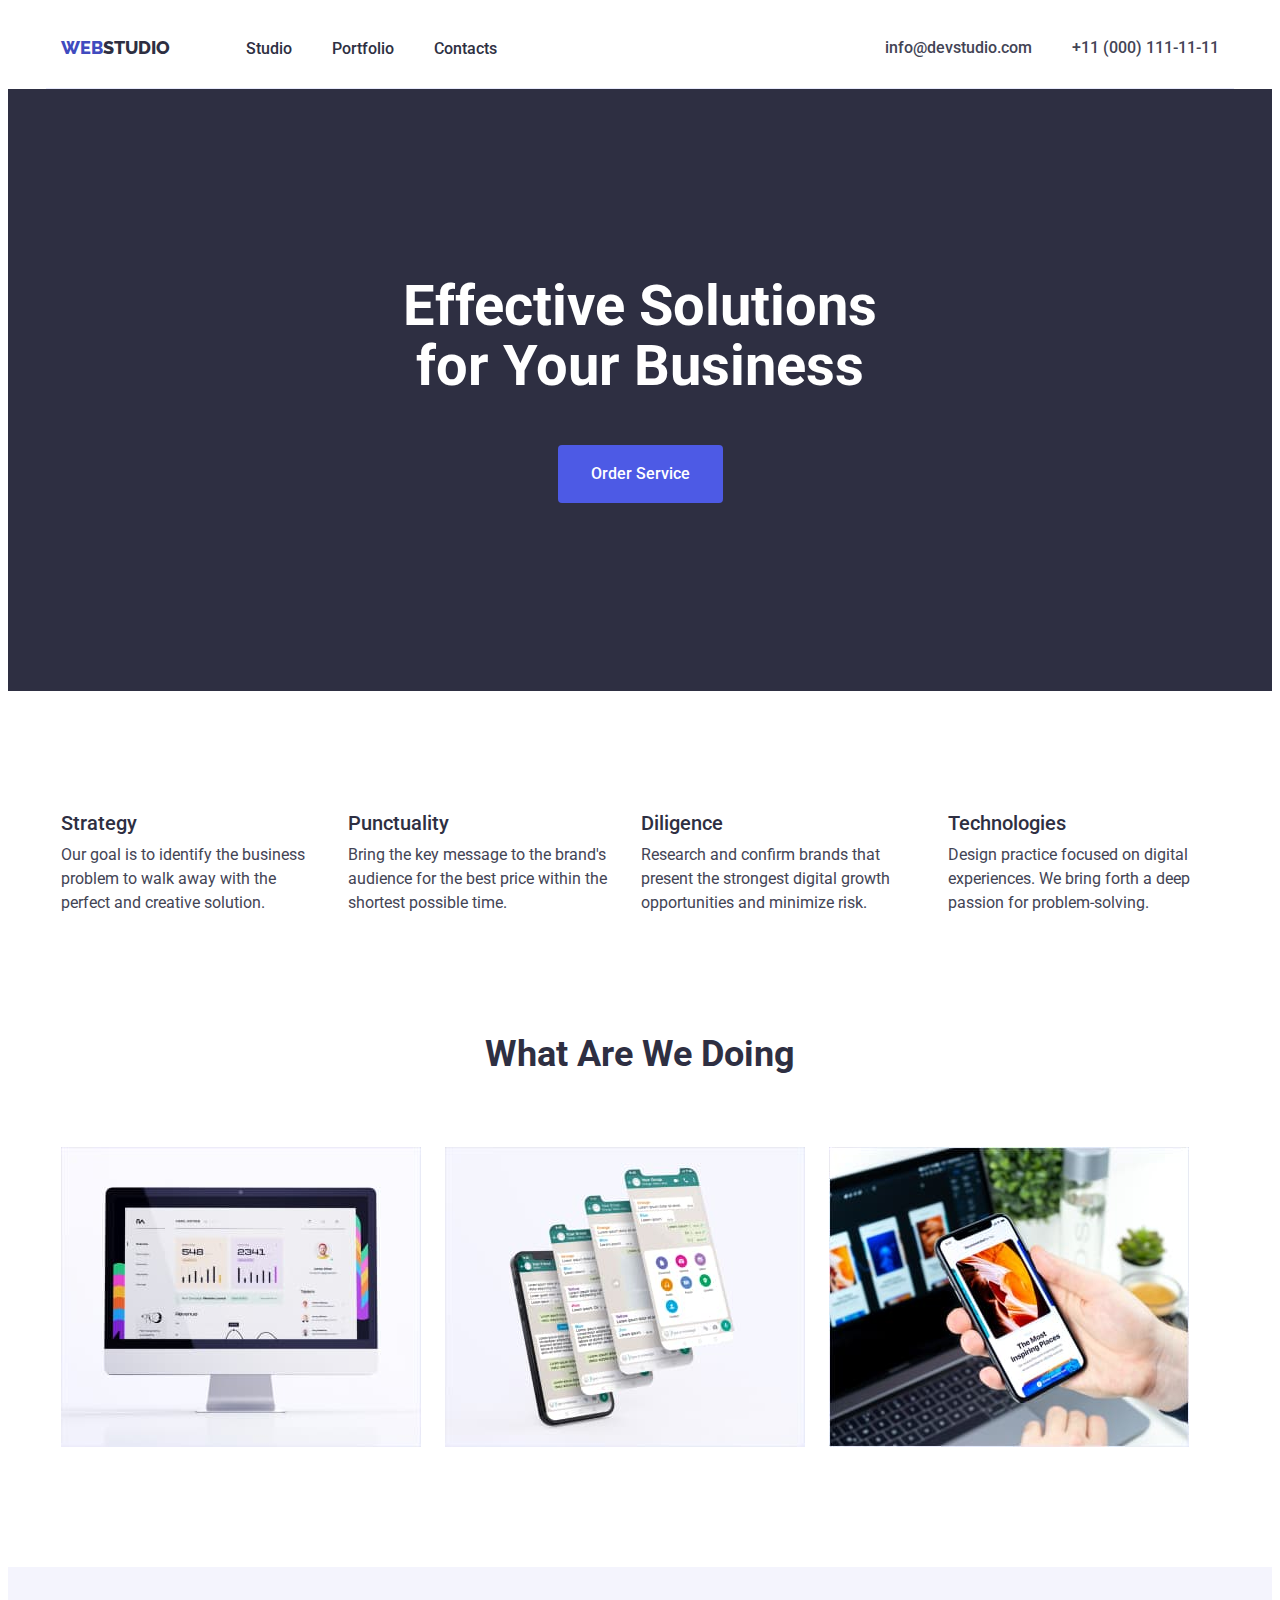
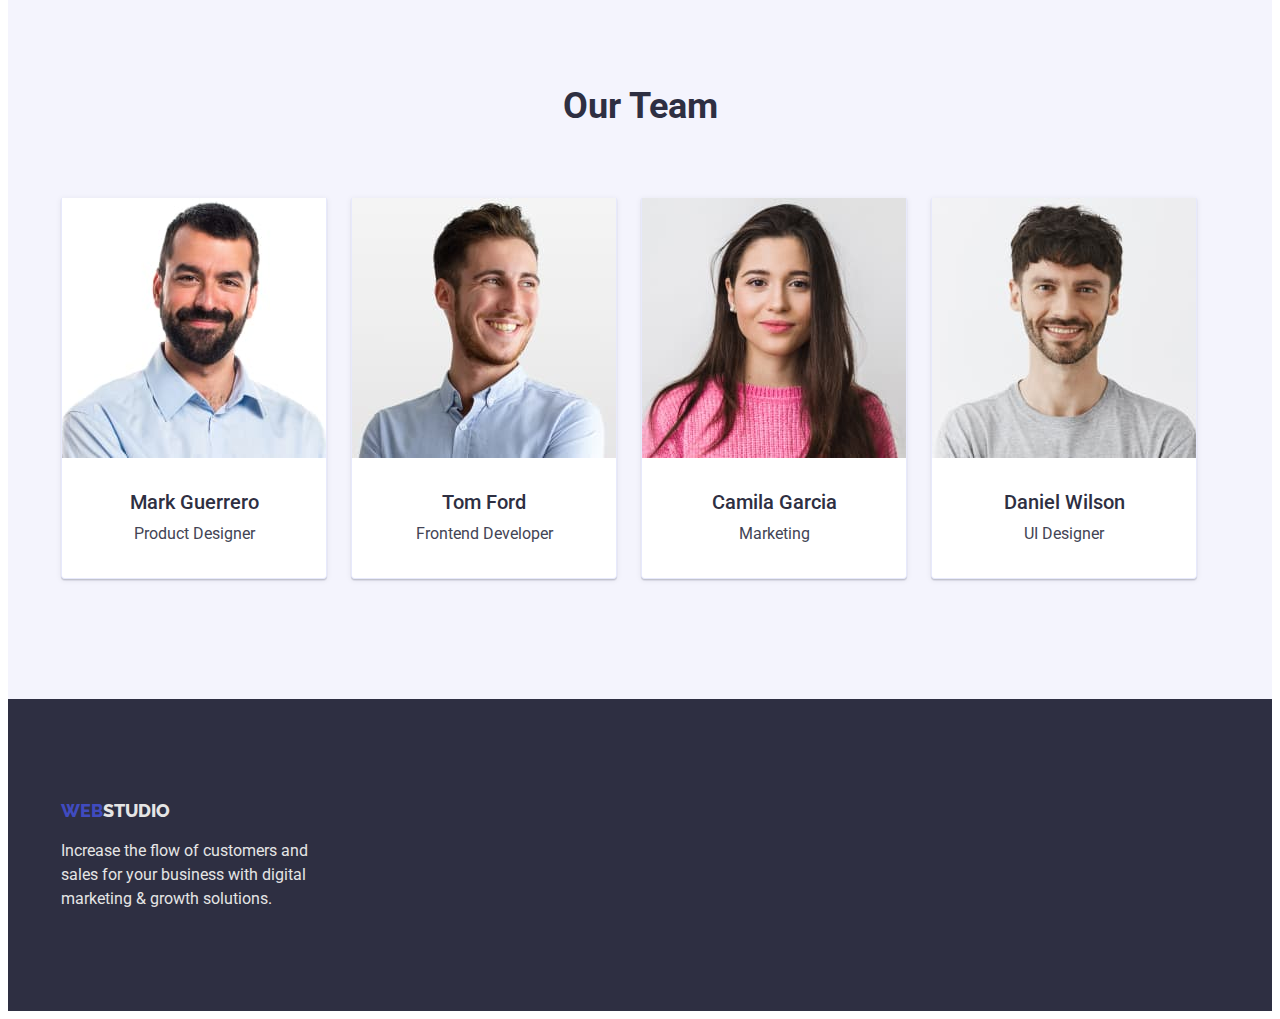
<file: index.html>
<!DOCTYPE html>
<html lang="en">
  <head>
    <meta charset="UTF-8" />
    <meta http-equiv="X-UA-Compatible" content="IE=edge" />
    <meta name="viewport" content="width=device-width, initial-scale=1.0" />
    <title>Document</title>
    <link
      href="https://fonts.googleapis.com/css2?family=Raleway:wght@800&family=Roboto:wght@400;500;700;900&display=swap"
      rel="stylesheet"
    />
    <link
      rel="stylesheet"
      href="https://cdnjs.cloudflare.com/ajax/libs/modern-normalize/1.1.0/modern-normalize.min.css"
      integrity="sha512-wpPYUAdjBVSE4KJnH1VR1HeZfpl1ub8YT/NKx4PuQ5NmX2tKuGu6U/JRp5y+Y8XG2tV+wKQpNHVUX03MfMFn9Q=="
      crossorigin="anonymous"
      referrerpolicy="no-referrer"
    />
    <link rel="stylesheet" href="./css/styles.css" />
  </head>
  <body class="body">
    <header>
      <div class="container header">
        <nav class="nav-header">
          <a href="./index.html" class="title">
            <span class="titleblue">WEB</span>STUDIO</a
          >

          <ul class="site-nav">
            <li class="item-nav">
              <a class="navigation" href="./index.html"> Studio </a>
            </li>
            <li class="item-nav">
              <a class="navigation" href="./portfolio.html"> Portfolio </a>
            </li>
            <li class="item-nav">
              <a href="" class="navigation"> Contacts </a>
            </li>
          </ul>
        </nav>
        <address class="address">
          <ul class="site-address">
            <li class="item-adress">
              <a class="address-nav" href="mailto:info@devstudio.com">
                info@devstudio.com
              </a>
            </li>
            <li class="item-address">
              <a class="address-nav" href="tel:+110001111111">
                +11 (000) 111-11-11
              </a>
            </li>
          </ul>
        </address>
      </div>
    </header>

    <main>
      <section class="hero-section">
        <div class="container">
          <h1 class="hero-text">Effective Solutions for Your Business</h1>
          <button type="button" class="hero-button">Order Service</button>
        </div>
      </section>

      <section class="section-two">
        <div class="container">
          <h2 class="list-name"></h2>
          <ul class="list-two">
            <li class="list-text">
              <h3 class="list-item">Strategy</h3>
              <p class="list-skills">
                Our goal is to identify the business problem to walk away with
                the perfect and creative solution.
              </p>
            </li>
            <li class="list-text">
              <h3 class="list-item">Punctuality</h3>
              <p class="list-skills">
                Bring the key message to the brand's audience for the best price
                within the shortest possible time.
              </p>
            </li>
            <li class="list-text">
              <h3 class="list-item">Diligence</h3>
              <p class="list-skills">
                Research and confirm brands that present the strongest digital
                growth opportunities and minimize risk.
              </p>
            </li>
            <li class="list-text">
              <h3 class="list-item">Technologies</h3>
              <p class="list-skills">
                Design practice focused on digital experiences. We bring forth a
                deep passion for problem-solving.
              </p>
            </li>
          </ul>
        </div>
      </section>

      <section class="section-three">
        <div class="container">
          <h2 class="title-three">What Are We Doing</h2>
          <ul class="list-three">
            <li class="list-img">
              <img src="./images/PC.jpg" alt="pc" width="360" />
            </li>
            <li class="list-img">
              <img src="./images/program.jpg" alt="program" width="360" />
            </li>
            <li class="list-img">
              <img src="./images/phone.jpg" alt="phone" width="360" />
            </li>
          </ul>
        </div>
      </section>

      <section class="section-four">
        <div class="container">
          <h2 class="title-four">Our Team</h2>
          <ul class="list-four">
            <li class="list-text-img">
              <img src="./images/Mark.jpg" alt="Mark" width="264" />
              <div class="text-card">
                <h3 class="list-item">Mark Guerrero</h3>
                <p class="list-skills">Product Designer</p>
              </div>
            </li>
            <li class="list-text-img">
              <img src="./images/Tom.jpg" alt="Tom" width="264" />
              <div class="text-card">
                <h3 class="list-item">Tom Ford</h3>
                <p class="list-skills">Frontend Developer</p>
              </div>
            </li>
            <li class="list-text-img">
              <img src="./images/Camila.jpg" alt="Camila" width="264" />
              <div class="text-card">
                <h3 class="list-item">Camila Garcia</h3>
                <p class="list-skills">Marketing</p>
              </div>
            </li>
            <li class="list-text-img">
              <img src="./images/Daniel.jpg" alt="Daniel" width="264" />
              <div class="text-card">
                <h3 class="list-item">Daniel Wilson</h3>
                <p class="list-skills">UI Designer</p>
              </div>
            </li>
          </ul>
        </div>
      </section>
    </main>
    <footer class="footer">
      <div class="container">
        <a href="./index.html" class="title-footer">
          <span class="titleblue">WEB</span>STUDIO</a
        >
        <p class="list-footer">
          Increase the flow of customers and sales for your business with
          digital marketing & growth solutions.
        </p>
      </div>
    </footer>
  </body>
</html>
</file>
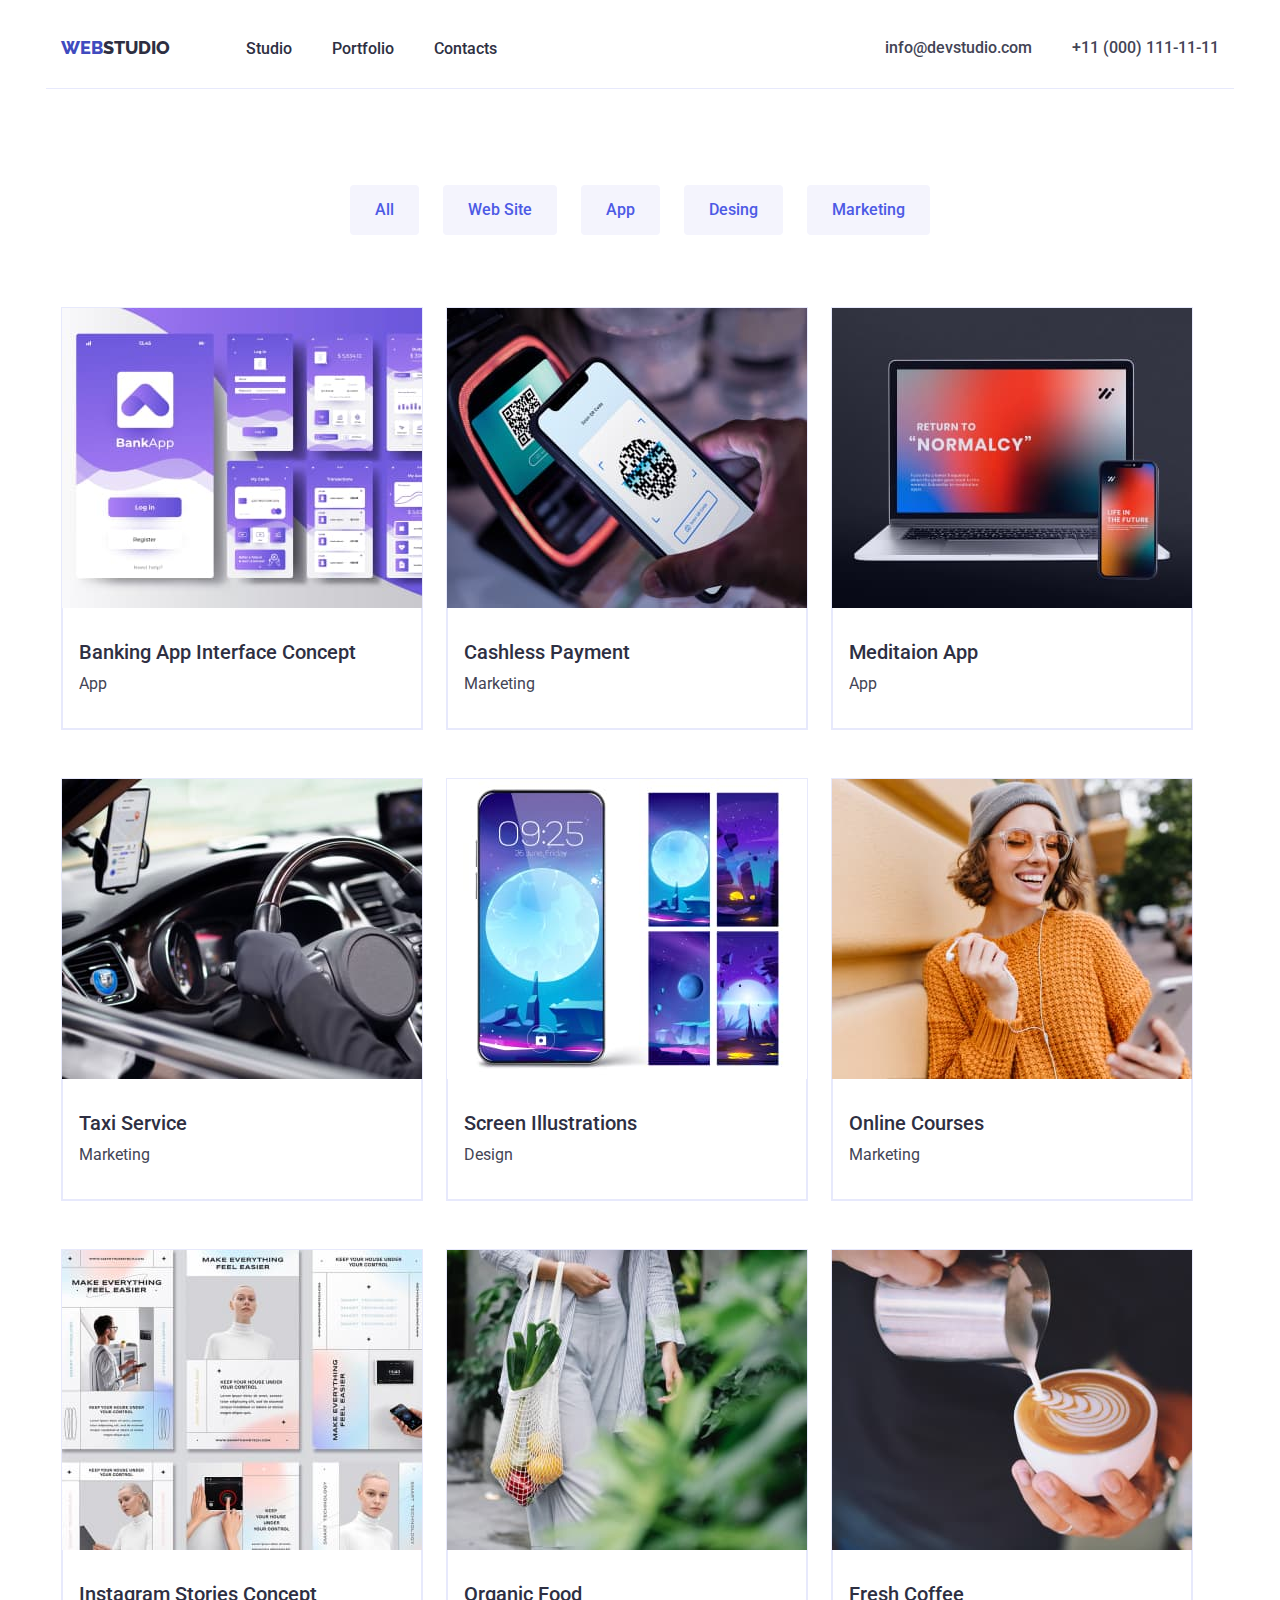
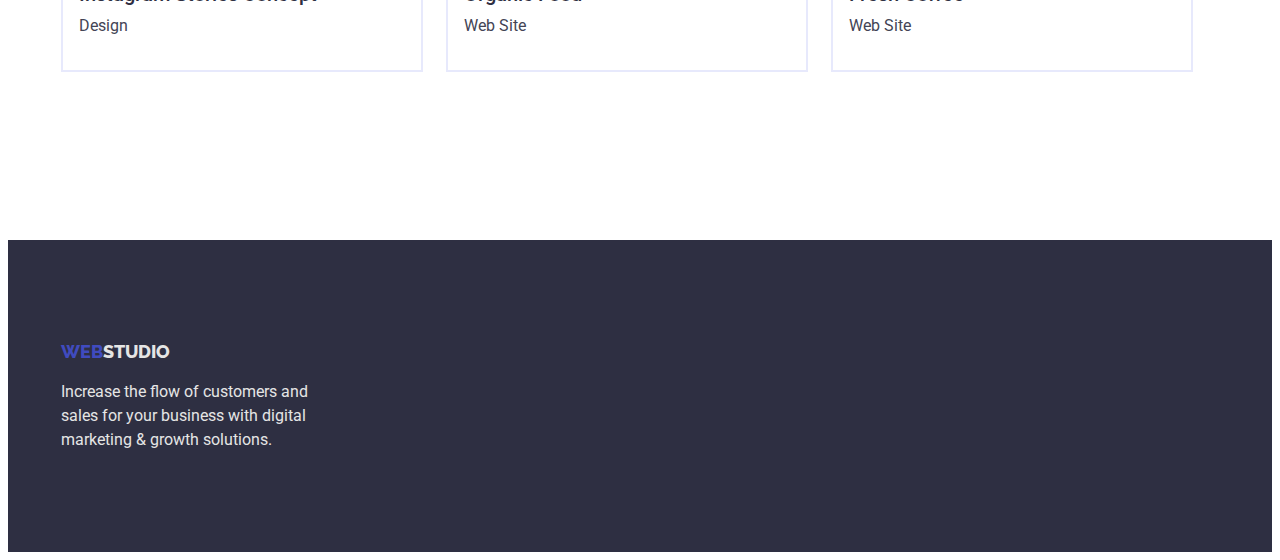
<file: portfolio.html>
<!DOCTYPE html>
<html lang="en">
  <head>
    <meta charset="UTF-8" />
    <meta http-equiv="X-UA-Compatible" content="IE=edge" />
    <meta name="viewport" content="width=device-width, initial-scale=1.0" />
    <title>Document</title>
    <link
      href="https://fonts.googleapis.com/css2?family=Raleway:wght@800&family=Roboto:wght@400;500;700;900&display=swap"
      rel="stylesheet"
    />
    <link
      rel="stylesheet"
      href="https://cdnjs.cloudflare.com/ajax/libs/modern-normalize/1.1.0/modern-normalize.min.css"
      integrity="sha512-wpPYUAdjBVSE4KJnH1VR1HeZfpl1ub8YT/NKx4PuQ5NmX2tKuGu6U/JRp5y+Y8XG2tV+wKQpNHVUX03MfMFn9Q=="
      crossorigin="anonymous"
      referrerpolicy="no-referrer"
    />
    <link rel="stylesheet" href="./css/styles.css" />
  </head>

  <body>
    <body class="body">
    <header>
      <div class="container header ">
        <nav class="nav-header" >
          <a href="./index.html" class="title">
            <span class="titleblue">WEB</span>STUDIO</a>

          <ul class="site-nav">
            <li class="item-nav">
              <a class="navigation" href="./index.html"> Studio </a>
            </li>
            <li class="item-nav">
              <a class="navigation" href="./portfolio.html"> Portfolio </a>
            </li>
            <li class="item-nav">
              <a href="" class="navigation"> Contacts </a>
            </li>
          </ul>
        </nav>
        <address class="address">
          <ul class="site-address">
            <li class="item-adress">
              <a class="address-nav" href="mailto:info@devstudio.com">
                info@devstudio.com
              </a>
            </li>
            <li class="item-address">
              <a class="address-nav" href="tel:+110001111111">
                +11 (000) 111-11-11
              </a>
            </li>
          </ul>
        </address>
      </div>
    </header>

    <main>
      <div class="container">
        <section class="section-portfolio">
        <ul class="list-button">
          <li class="btn">
            <button type="button" class="button-portfolio">All</button></li>
          <li class="btn">
            <button type="button" class="button-portfolio">Web Site</button>
          </li>
          <li class="btn">
            <button type="button" class="button-portfolio">App</button></li>
          <li class="btn">
            <button type="button" class="button-portfolio">Desing</button>
          </li>
          <li class="btn">
            <button type="button" class="button-portfolio">Marketing</button>
          </li>
        </ul>
        <ul class="portfolio-list-img">
          <li class="portfolio-img">
            <img src="./images/img1.jpg" alt="img1" width="360" />
            <div class="postcard-prtf">
              <h3 class="list-item-portfolio">Banking App Interface Concept</h3>
            <p class="list-skills-portfolio">App</p>
            </div>
            
          </li>
          <li class="portfolio-img">
            <img src="./images/img2.jpg" alt="img2" width="360" />
            <div class="postcard-prtf">
              <h3 class="list-item-portfolio">Cashless Payment</h3>
            <p class="list-skills-portfolio">Marketing</p>
            </div>
            
          </li>
          <li class="portfolio-img">
            <img src="./images/img3.jpg" alt="img3" width="360" />
            <div class="postcard-prtf">
              <h3 class="list-item-portfolio">Meditaion App</h3>
            <p class="list-skills-portfolio">App</p>
            </div>
            
          </li>
          <li class="portfolio-img">
            <img src="./images/img4.jpg" alt="img4" width="360" />
            <div class="postcard-prtf">
              <h3 class="list-item-portfolio">Taxi Service</h3>
            <p class="list-skills-portfolio">Marketing</p>
            </div>
            
          </li>
          <li class="portfolio-img">
            <img src="./images/img5.jpg" alt="img5" width="360" />
            <div class="postcard-prtf">
              <h3 class="list-item-portfolio">Screen Illustrations</h3>
            <p class="list-skills-portfolio">Design</p>
            </div>
            
          </li>
          <li class="portfolio-img">
            <img src="./images/img6.jpg" alt="img6" width="360" />
            <div class="postcard-prtf">
              <h3 class="list-item-portfolio">Online Courses</h3>
            <p class="list-skills-portfolio">Marketing</p>
            </div>
            
          </li>
          <li class="portfolio-img">
            <img src="./images/img7.jpg" alt="img7" width="360" />
            <div class="postcard-prtf">
              <h3 class="list-item-portfolio">Instagram Stories Concept</h3>
            <p class="list-skills-portfolio">Design</p>
            </div>
            
          </li>
          <li class="portfolio-img">
            <img src="./images/img8.jpg" alt="img8" width="360" />
            <div class="postcard-prtf">
              <h3 class="list-item-portfolio">Organic Food</h3>
            <p class="list-skills-portfolio">Web Site</p>
            </div>
            
          </li>
          <li class="portfolio-img">
            <img src="./images/img9.jpg" alt="img9" width="360" />
            <div class="postcard-prtf">
              <h3 class="list-item-portfolio">Fresh Coffee</h3>
            <p class="list-skills-portfolio">Web Site</p>
            </div>
            
          </li>
        </ul>
      </section>

          </div>
      
    </main>
    <footer class="footer">
      <div class="container">
         <a href="./index.html" class="title-footer">
        <span class="titleblue">WEB</span>STUDIO</a>
      <p class="list-footer">
        Increase the flow of customers and sales for your business with digital
        marketing & growth solutions.
      </p>
              </div>
         </footer>
  </body>
</html>
</file>
<file: css/styles.css>
:root {
  --background-color: #e5e5e5;
  --title-text-color: #2e2f42;
  --text-color: #434455;
  --accent-color: #404bbf;
  --background-color-button: #f4f4fd;
  --white-color: #ffffff;
}

body {
  font-family: "Roboto", sans-serif;
  color: var(--title-text-color);
}

ul {
  padding: 0;
  margin: 0;
  list-style-type: none;
}

h1,
h2,
h3,
p {
  margin: 0px;
}

img {
  display: block;
  width: 100%;
}

/*container*/
.container {
  padding: 0px 15px;
  margin-left: auto;
  margin-right: auto;
  max-width: 1158px;
}

/*Header*/

.title {
  font-family: "Raleway", sans-serif;
  font-weight: 800;
  font-size: 18px;
  line-height: 1.8;
  color: var(--title-text-color);
  text-decoration: none;
  padding-top: 24px;
  padding-bottom: 24px;
  margin-right: 76px;
}

.titleblue {
  color: var(--accent-color);
}

.header {
  display: flex;
  align-items: center;
  font-weight: 500;
  border-bottom: 1px solid #E7E9FC;
}

.nav-header {
  display: flex;
}

.site-nav {
  display: flex;
  align-items: center;
}
.item-nav {
  margin-right: 40px;
}

.item-nav:last-child {
  margin-right: 0;
}

.navigation {
  display: block;
  color: var(--title-text-color);
  text-decoration: none;
  padding-top: 24px;
  padding-bottom: 24px;
  justify-content: center;
}
.navigation:hover,
.navigation:focus {
  color: var(--accent-color);
}

.item-adress {
  margin-right: 40px;
}

.site-address .item + .item {
  margin-right: 40px;
}
.address-nav {
  display: block;

  padding-top: 24px;
  padding-bottom: 24px;
  color: var(--text-color);
  font-size: 16px;
  line-height: 1.5;
  text-decoration: none;
}

.address-nav:hover,
.address-nav:focus {
  color: var(--accent-color);
}

.site-address {
  display: flex;
}

.address {
  font-style: normal;
  margin-left: auto;
}
/*body*/

.hero-section {
  padding-top: 188px;
  padding-bottom: 188px;
  background-color: var(--title-text-color);
  align-items: center;
}

.hero-text {
  color: var(--white-color);
  font-weight: 700;
  font-size: 56px;
  line-height: 1.07;
  max-width: 494px;
  left: 473px;
  top: 260px;
  margin: 0 auto;
  margin-bottom: 48px;
  text-align: center;
}

.hero-button {
  padding: 16px 32px;
  border-radius: 4px;
  text-align: center;
  border: 1px solid transparent;

  margin: 0 auto;
  display: block;

  font-family: inherit;
  font-weight: 500;
  font-size: 16px;
  line-height: 1.5;
  background-color: #4d5ae5;
  color: var(--white-color);
  cursor: pointer;
}

.hero-button:hover,
.hero-button:focus {
  background-color: var(--accent-color);
}

/*sectio two*/

.section-two {
  padding-top: 120px;
}

.list-two {
  display: flex;
}


.list-text:not(:last-child) {
  margin-right: 24px;
}

.list-name {
  margin-top: 0;
  margin-bottom: 0;
}

.list-item {
  font-weight: 500;
  font-size: 20px;
  line-height: 1.2;
  
  margin-bottom: 8px;
}

.list-skills {
  font-weight: 400;
  font-size: 16px;
  line-height: 1.5;
  color: var(--text-color);
  margin-top: 0;
  
}

/*section-three*/

.section-three {
  padding-top: 120px;
  padding-bottom: 120px;
}

.list-three {
  display: flex;
}

.list-img:not(:last-child) {
  margin-right: 24px;
}

.title-three {
  margin-bottom: 72px;
  text-align: center;

  font-weight: 700;
  font-size: 36px;
  line-height: 1.1;
}

/*section-four*/

.section-four {
  padding-top: 120px;
  padding-bottom: 120px;
}

.list-four {
  display: flex;
}

.list-text-img {
  background-color: var(--white-color);
  border-left: 1px solid #e7e9fc;
  border-bottom: 1px solid #e7e9fc;
  border-right: 1px solid #e7e9fc;
  box-shadow: 0px 1px 6px rgba(46, 47, 66, 0.08),
    0px 1px 1px rgba(46, 47, 66, 0.16), 0px 2px 1px rgba(46, 47, 66, 0.08);
  border-radius: 0px 0px 4px 4px;
}

.list-text-img:not(:last-child) {
  margin-right: 24px;
}

.section-four {
  background-color: #f4f4fd;
}

.text-card {
  text-align: center;
  padding-top: 32px;
  padding-bottom: 32px;
}

.title-four {
  margin-bottom: 72px;
  text-align: center;

  font-weight: 700;
  font-size: 36px;
  line-height: 1.1;
}

/*footer*/

.footer {
  background: var(--title-text-color);
  padding: 100px 0px;
}
.title-footer {
  font-family: "Raleway", sans-serif;
  font-weight: 800;
  font-size: 18px;
  line-height: 1.3;
  color: var(--background-color);
  text-decoration: none;
}

.list-footer {
  margin-top: 16px;
  margin-bottom: 0;
  width: 264px;

  font-weight: 400;
  font-size: 16px;
  line-height: 1.5;
  color: var(--background-color);
}

/*portfolio*/

.section-portfolio {
  padding-top: 96px;
  padding-bottom: 120px;
  width: 1158px;
}

.list-button {
  display: flex;
  justify-content: center;
  margin-bottom: 72px;
  
}

.btn {
  
}
.btn:not(:last-child) {
  margin-right: 24px;
}


.button-portfolio {
  background: var(--background-color-button);
  color: #4d5ae5;
  font-weight: 500;
  font-family: inherit;
  font-size: 16px;
  line-height: 1.5;
  cursor: pointer;
  padding: 12px 24px;
 
  border: 1px solid transparent;
  border-radius: 4px;
}

.button-portfolio:hover,
.button-portfolio:focus {
  background-color: var(--accent-color);
  color: var(--white-color);
}

.portfolio-list-img {
  display: flex;
  flex-wrap: wrap;
}

.portfolio-img:not(:last-child) {
  margin-right: 23px;
}

.portfolio-img {
  border: 1px solid #e7e9fc;
  margin-bottom: 48px;
}

.postcard-prtf {
  padding-top: 32px;
  border-left:1px solid #e7e9fc; 
  border-bottom:1px solid #e7e9fc; 
  border-right: 1px solid #e7e9fc; 
  padding-left: 16px;
  padding-bottom: 32px;
  


}

.list-item-portfolio {
  font-weight: 500;
  font-size: 20px;
  line-height: 1.2;
  color: var(--title-text-color);
  
  margin-bottom: 8px;
  
}
.list-skills-portfolio {
  font-weight: 400;
  font-size: 16px;
  line-height: 1.5;
  color: var(--text-color);
 
  
}
</file>
